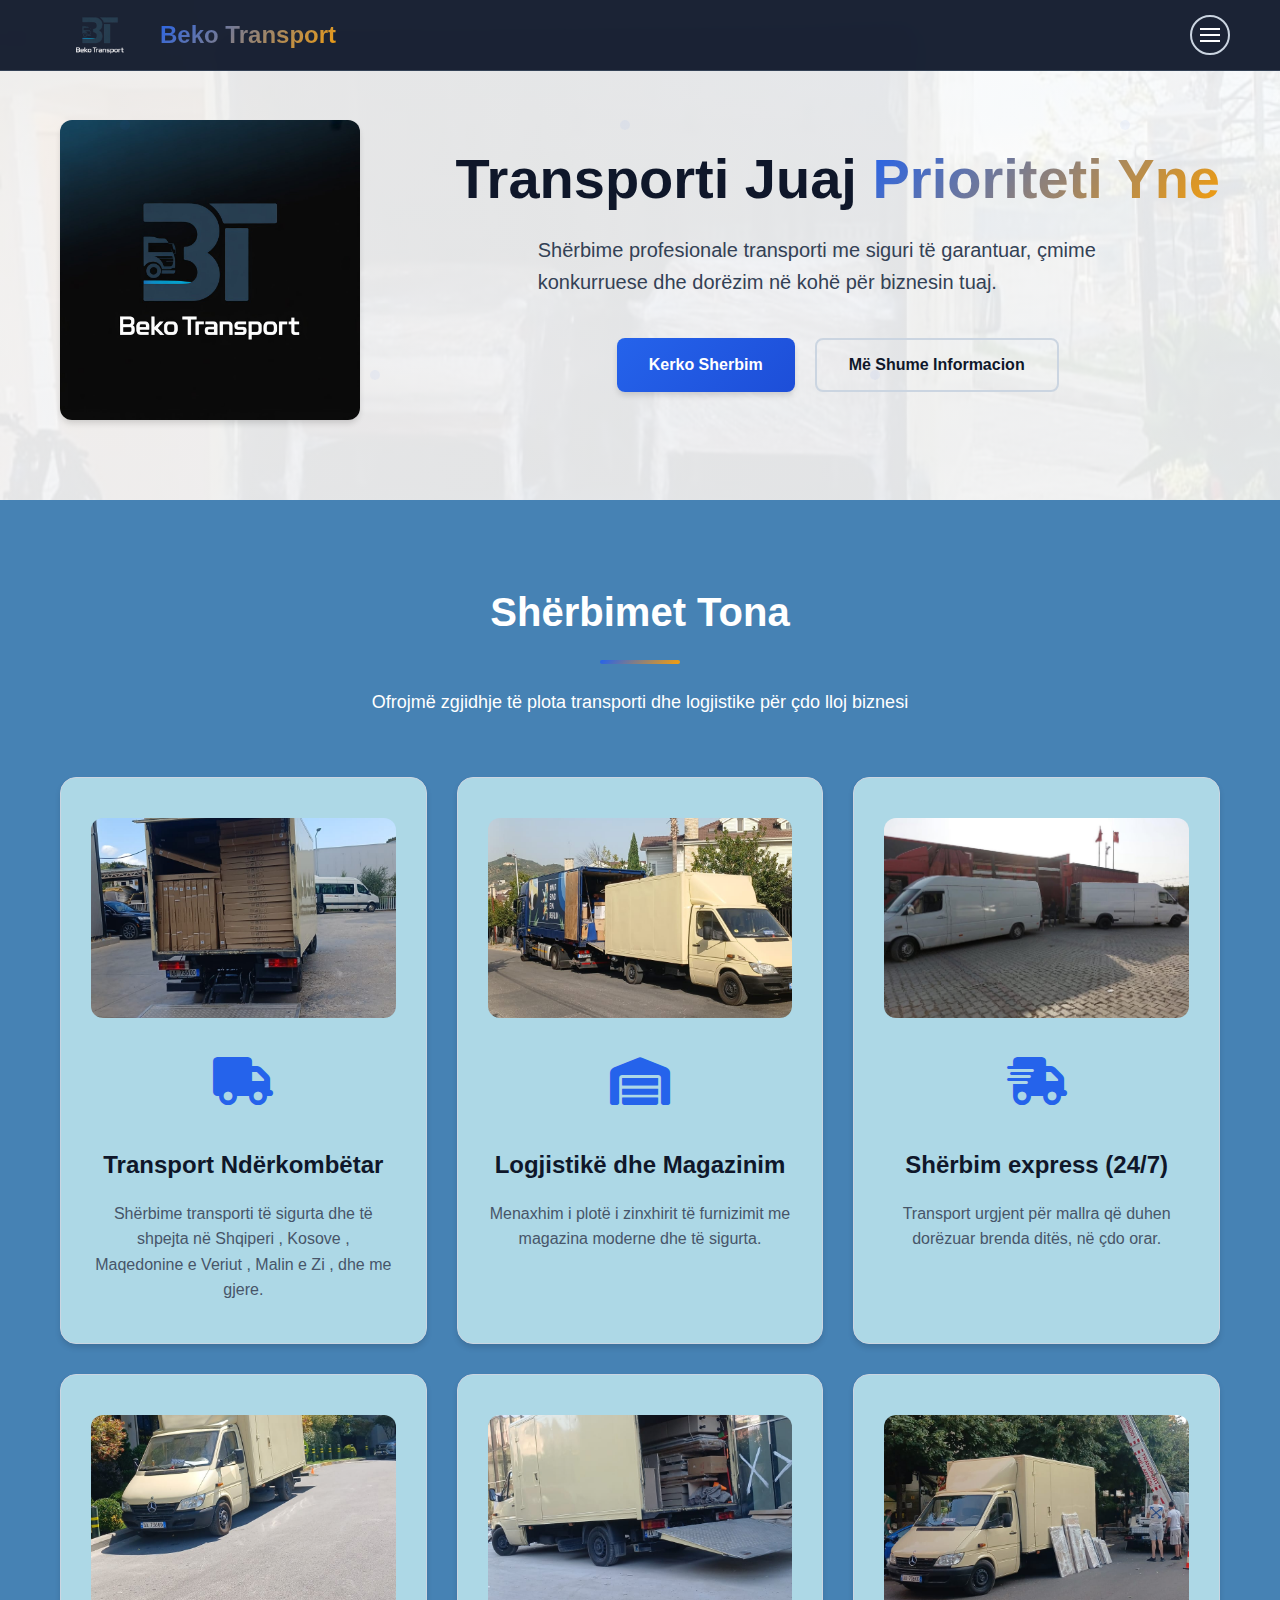
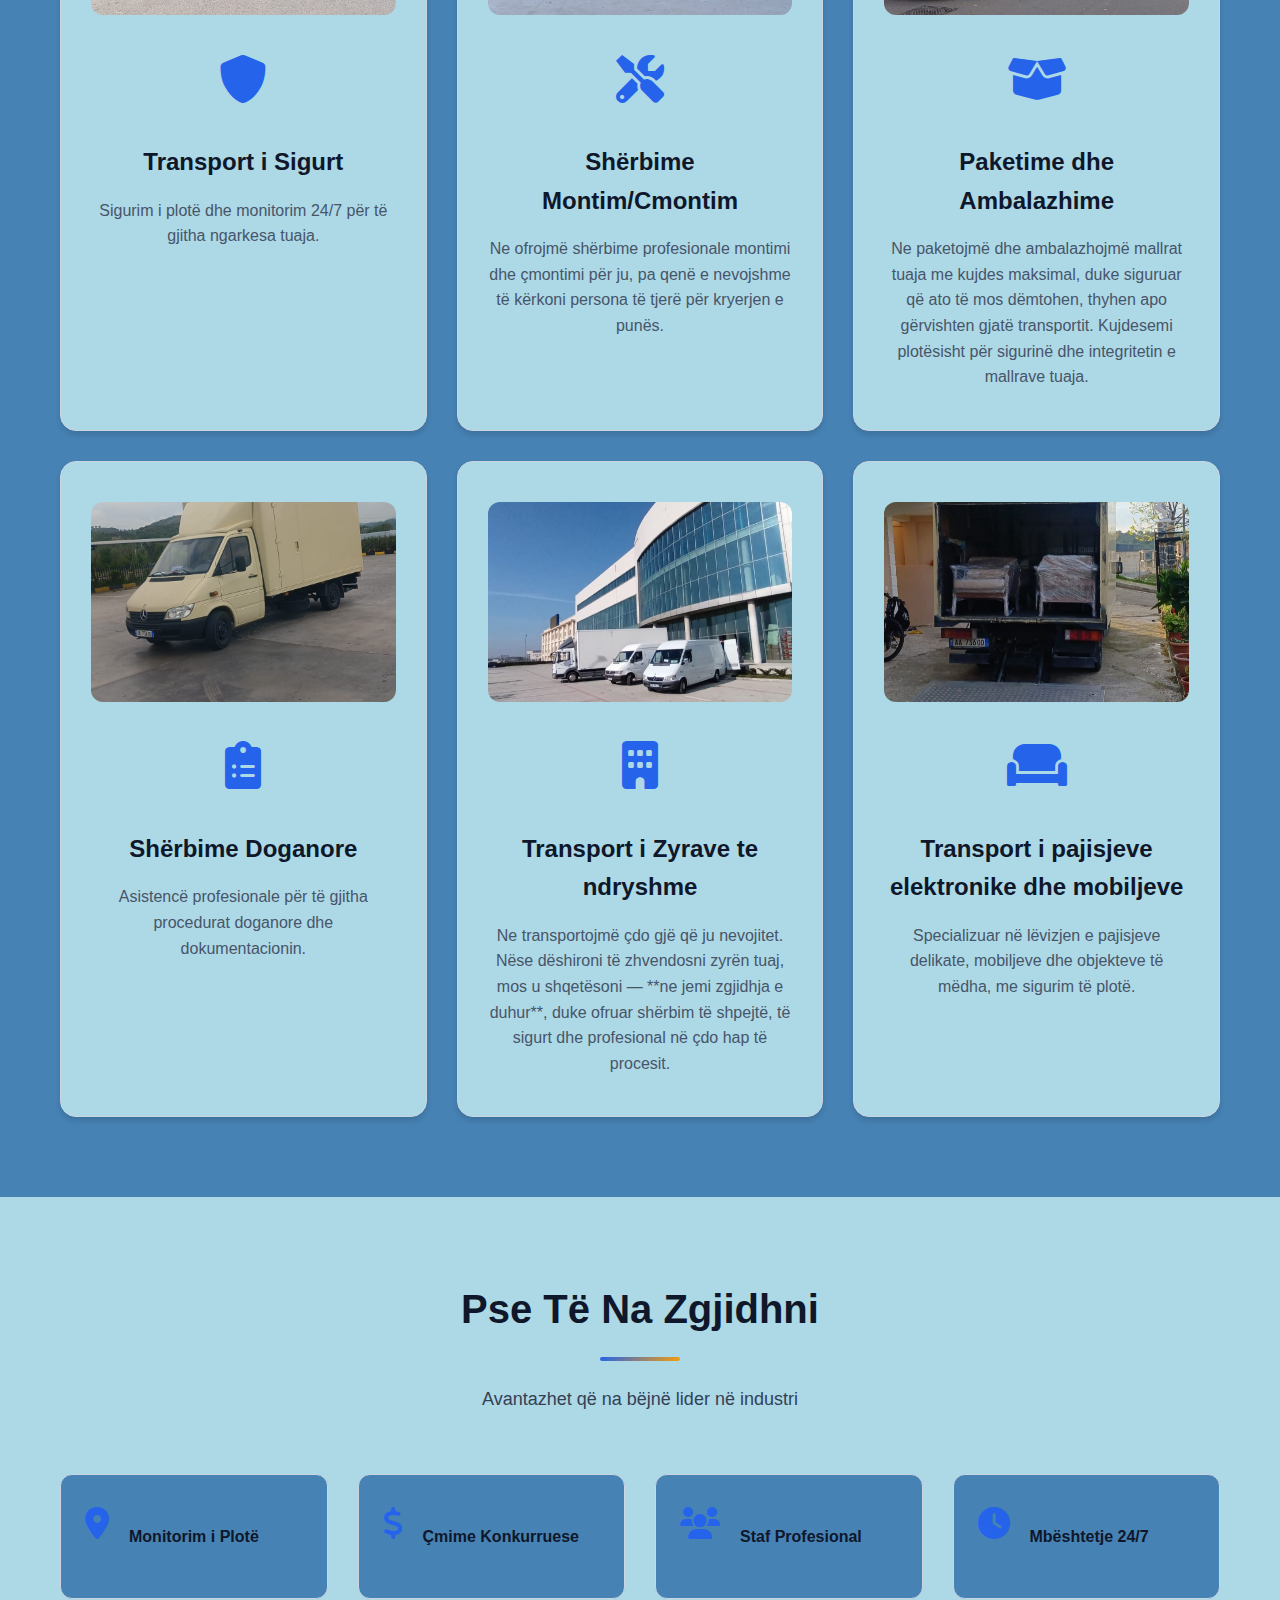
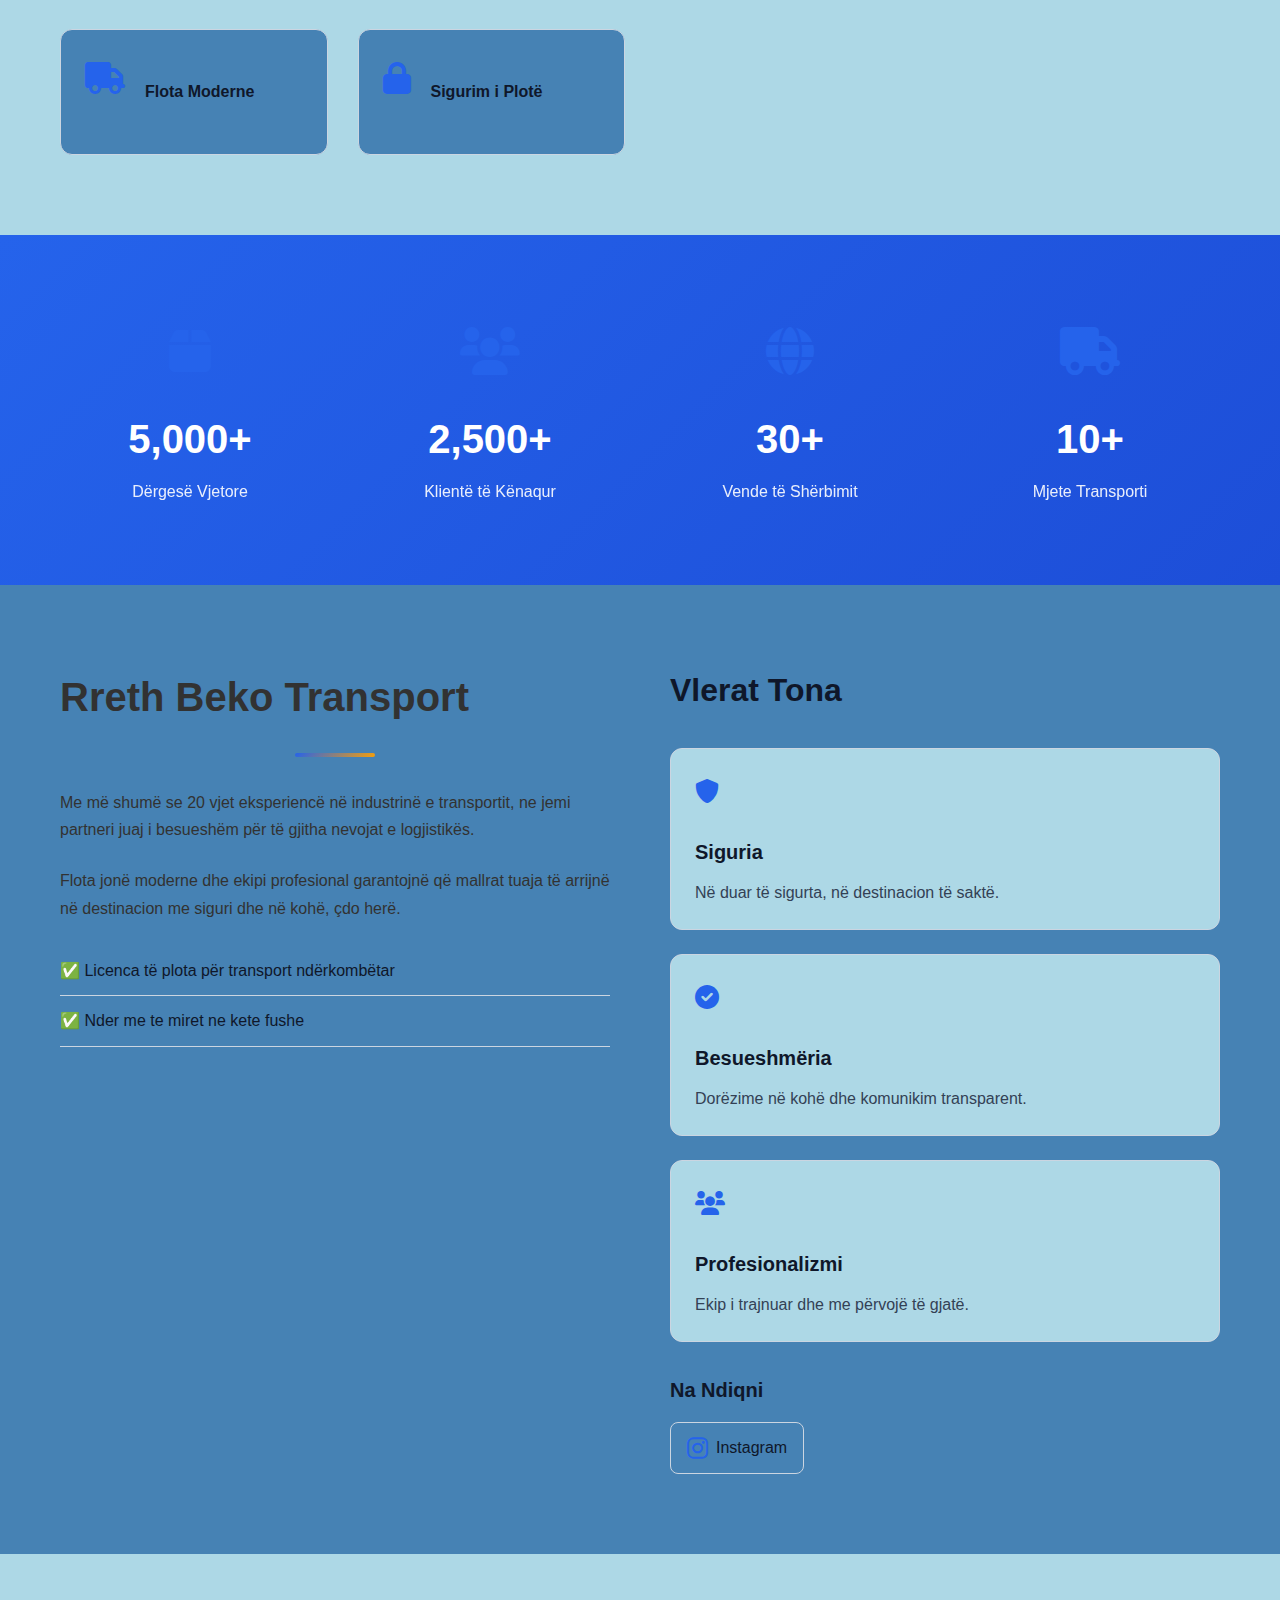
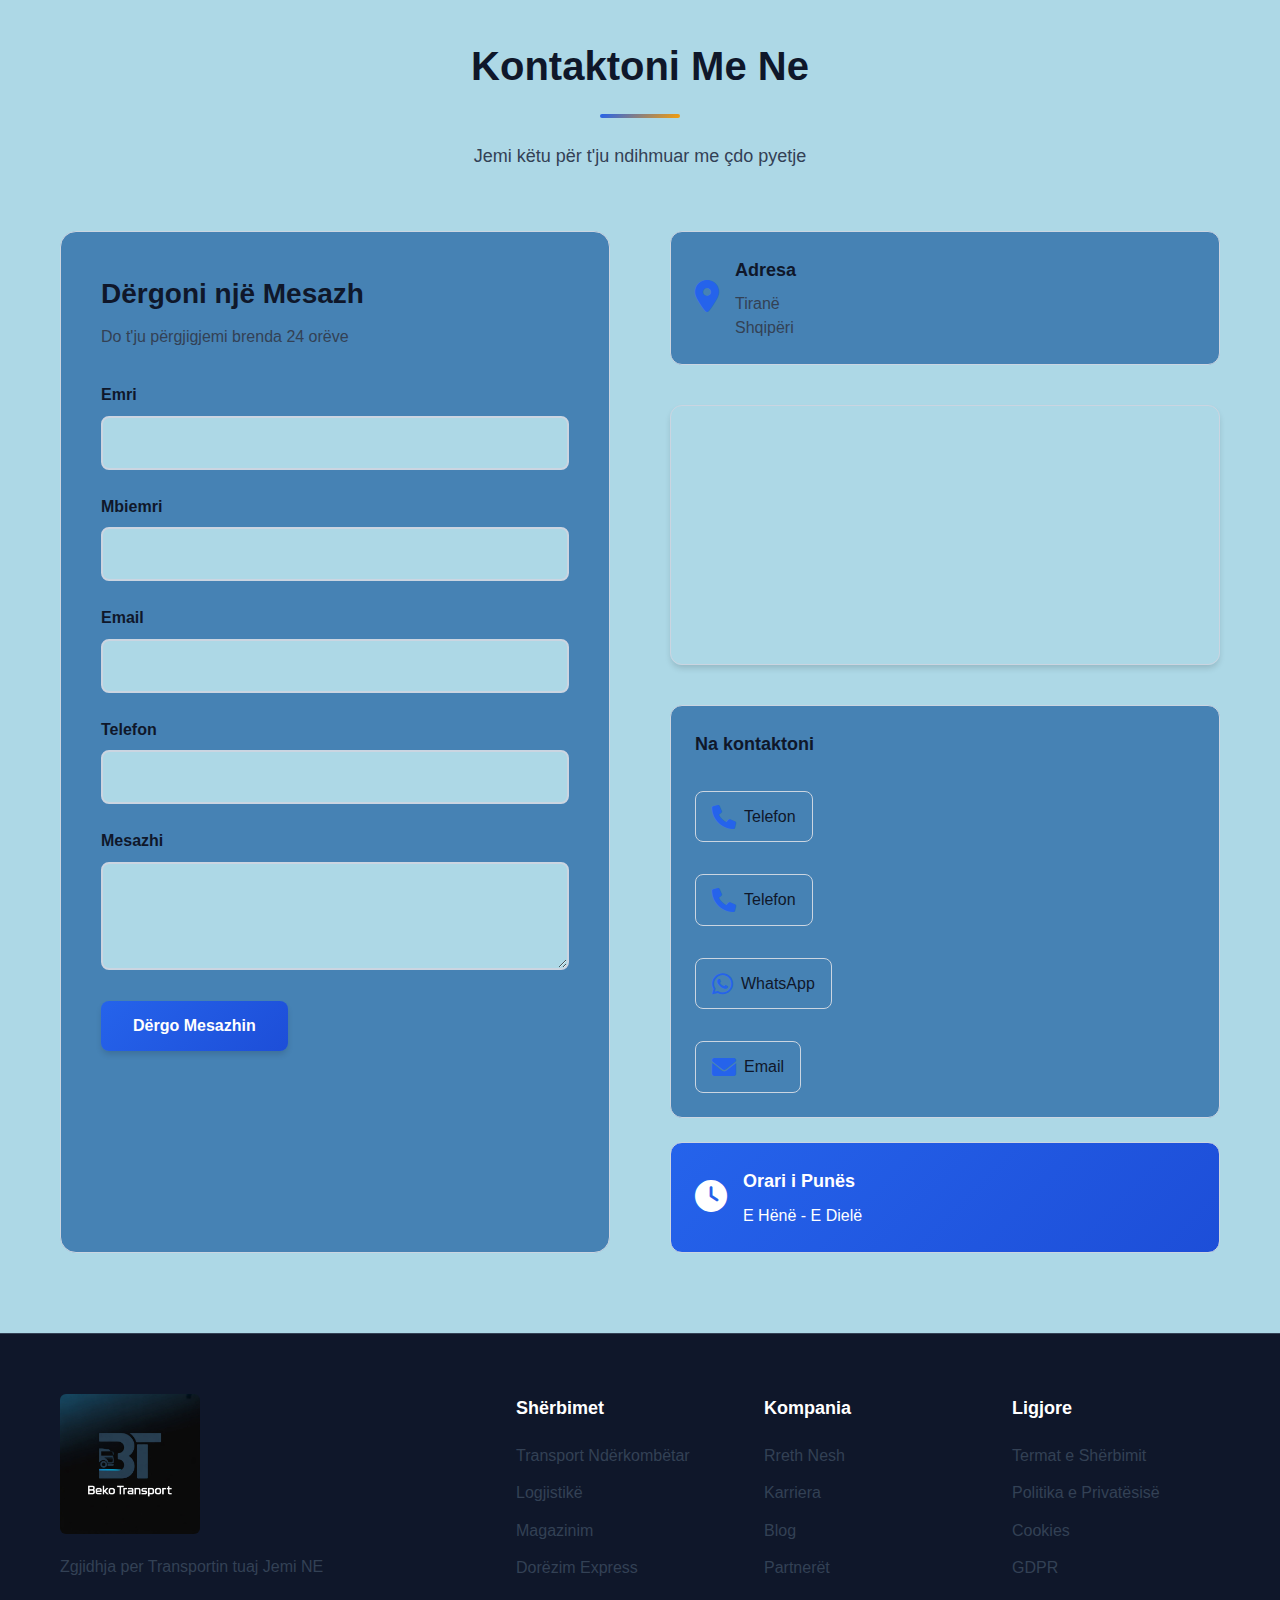
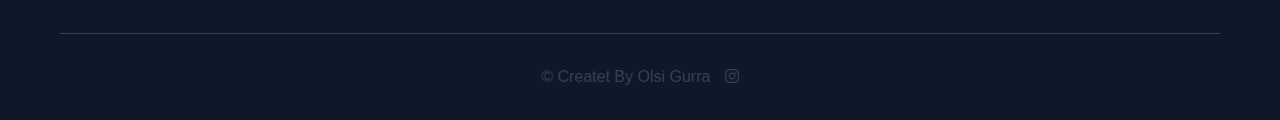
<file: index.html>
<!DOCTYPE html>
<html lang="sq">
<head>
    <meta charset="UTF-8">
    <meta name="viewport" content="width=device-width, initial-scale=1.0">
    
    <!-- SEO Meta Tags -->
    <title>Beko Transport - Transport Mallrash Shqipëri | Shërbime Transporti Ndërkombëtar 24/7</title>
    <meta name="description" content="Beko Transport - Lider në transport mallrash në Shqipëri. Shërbime transporti ndërkombëtar, logjistikë, magazinim dhe dorëzim express 24/7. Transport profesional me çmime konkurruese. Kontaktoni +355684343004">
    <meta name="keywords" content="transport, transport mallrash, transport shqiperi, beko transport, transport nderkombetar, transport kosove, transport greqi, transport maqedoni, transport malin e zi, logjistike, magazinim, doremim express, transport 24/7, sherbim transporti, kompani transporti, transport profesional, transport mall, transport shpejt, transport i sigurte">
    <meta name="author" content="Beko Transport">
    <meta name="robots" content="index, follow">
    <meta name="language" content="Albanian">
    <meta name="revisit-after" content="7 days">
    <meta name="google-site-verification" content="qWrF8DIyQA8pLKXzwroU3wLFbs_mg_a5cXRj-CDPctE" />

    
    <!-- Open Graph / Facebook -->
    <meta property="og:type" content="website">
    <meta property="og:url" content="https://bekotransport.com/">
    <meta property="og:title" content="Beko Transport - Shërbime Profesionale Transporti në Shqipëri">
    <meta property="og:description" content="Shërbime profesionale transporti mallrash në Shqipëri, Kosovë, Maqedoni, Greqi dhe Mal të Zi. Transport ndërkombëtar me siguri të garantuar dhe çmime konkurruese.">
    <meta property="og:image" content="logo.jpeg">
    <meta property="og:locale" content="sq_AL">
    
    <!-- Twitter -->
    <meta property="twitter:card" content="summary_large_image">
    <meta property="twitter:url" content="https://bekotransport.com/">
    <meta property="twitter:title" content="Beko Transport - Shërbime Profesionale Transporti">
    <meta property="twitter:description" content="Shërbime profesionale transporti mallrash në Shqipëri dhe rajon. Transport ndërkombëtar, logjistikë dhe magazinim.">
    <meta property="twitter:image" content="logo.jpeg">
    
    <!-- Canonical URL -->
    <link rel="canonical" href="https://bekotransport.com/">
    
    <!-- Favicon -->
    <link rel="icon" href="logo.jpeg" type="image/jpeg">
    <link rel="apple-touch-icon" href="logo.jpeg">
    
    <!-- Stylesheets -->
    <link rel="stylesheet" href="styles.css">
    <link rel="stylesheet" href="https://cdnjs.cloudflare.com/ajax/libs/font-awesome/6.0.0/css/all.min.css">
    
    <!-- Structured Data / Schema.org -->
    <script type="application/ld+json">
    {
      "@context": "https://schema.org",
      "@type": "TransportationCompany",
      "name": "Beko Transport",
      "description": "Shërbime profesionale transporti mallrash në Shqipëri, Kosovë, Maqedoni, Greqi dhe Mal të Zi. Transport ndërkombëtar, logjistikë, magazinim dhe dorëzim 24/7.",
      "url": "https://bekotransport.com",
      "logo": "https://bekotransport.com/logo.jpeg",
      "image": "https://bekotransport.com/logo.jpeg",
      "telephone": ["+355684343004", "+355684028444"],
      "email": "baloshibekim7@gmail.com",
      "address": {
        "@type": "PostalAddress",
        "streetAddress": "Mjull-Bathore",
        "addressLocality": "Tiranë",
        "addressRegion": "Tiranë",
        "postalCode": "1001",
        "addressCountry": "AL"
      },
      "geo": {
        "@type": "GeoCoordinates",
        "latitude": "41.3275",
        "longitude": "19.8187"
      },
      "openingHoursSpecification": [
        {
          "@type": "OpeningHoursSpecification",
          "dayOfWeek": ["Monday", "Tuesday", "Wednesday", "Thursday", "Friday", "Saturday", "Sunday"],
          "opens": "00:00",
          "closes": "23:59"
        }
      ],
      "sameAs": [
        "https://www.instagram.com/transport_mallrash_beko",
        "https://wa.me/355684343004"
      ],
      "priceRange": "$$",
      "areaServed": [
        {
          "@type": "Country",
          "name": "Albania"
        },
        {
          "@type": "Country",
          "name": "Kosovo"
        },
        {
          "@type": "Country",
          "name": "North Macedonia"
        },
        {
          "@type": "Country",
          "name": "Greece"
        },
        {
          "@type": "Country",
          "name": "Montenegro"
        }
      ],
      "serviceType": ["Transport Ndërkombëtar", "Logjistikë", "Magazinim", "Dorëzim Express", "Shërbime Doganore"],
      "hasOfferCatalog": {
        "@type": "OfferCatalog",
        "name": "Shërbimet e Transportit",
        "itemListElement": [
          {
            "@type": "Offer",
            "itemOffered": {
              "@type": "Service",
              "name": "Transport Ndërkombëtar",
              "description": "Shërbime transporti të sigurta dhe të shpejta në Shqipëri, Kosovë, Maqedoni, Greqi dhe Mal të Zi"
            }
          },
          {
            "@type": "Offer",
            "itemOffered": {
              "@type": "Service",
              "name": "Logjistikë dhe Magazinim",
              "description": "Menaxhim i plotë i zinxhirit të furnizimit me magazina moderne dhe të sigurta"
            }
          },
          {
            "@type": "Offer",
            "itemOffered": {
              "@type": "Service",
              "name": "Shërbim Express 24/7",
              "description": "Transport urgjent për mallra që duhen dorëzuar brenda ditës, në çdo orar"
            }
          }
        ]
      },
      "aggregateRating": {
        "@type": "AggregateRating",
        "ratingValue": "4.8",
        "reviewCount": "2500"
      },
      "foundingDate": "2004",
      "numberOfEmployees": "50"
    }
    </script>
</head>
<body>
    <!-- Navigation -->
    <nav class="navbar">
        <div class="nav-container">
            <div class="nav-logo">
                <img src="logo.png" alt="Beko Transport Logo" class="logo-image">
                <span class="logo-text">Beko Transport</span>
            </div>
            <button class="mobile-menu-toggle">
                <span></span>
                <span></span>
                <span></span>
            </button>
            <div class="nav-menu">
                <button class="theme-toggle" id="themeToggle">
                </button>
                <a href="#home" class="nav-link">Kryefaqja</a>
                <a href="#services" class="nav-link">Shërbimet</a>
                <a href="#about" class="nav-link">Rreth Nesh</a>
                <a href="#contact" class="nav-link">Kontakt</a>
            </div>
        </div>
    </nav>

    <!-- Hero Section -->
    <section id="home" class="hero">
        <div class="hero-container">
            <img src="logo.jpeg" alt="Beko Transport Logo" class="hero-logo">
            <div class="hero-content">
                <h1 class="hero-title">Transporti Juaj <span class="highlight">Prioriteti Yne</span></h1>
                <p class="hero-subtitle">Shërbime profesionale transporti me siguri të garantuar, çmime konkurruese dhe dorëzim në kohë për biznesin tuaj.</p>
                <div class="hero-buttons">
                    <button class="btn-primary">Kerko Sherbim </button>
                    <button class="btn-secondary">Më Shume Informacion</button>
                </div>
            </div>
        </div>
    </section>

    <!-- Services Section -->
    <section id="services" class="services">
        <div class="container">
            <div class="section-header">
                <h2>Shërbimet Tona</h2>
                <div class="section-divider"></div>
                <p>Ofrojmë zgjidhje të plota transporti dhe logjistike për çdo lloj biznesi</p>
            </div>
            <div class="services-grid">
                <div class="service-card">
                    <img src="foto2.jpg" alt="Transport Ndërkombëtar" class="service-image">
                    <div class="service-icon"><i class="fas fa-truck"></i></div>
                    <h3>Transport Ndërkombëtar</h3>
                    <p>Shërbime transporti të sigurta dhe të shpejta në Shqiperi , Kosove , Maqedonine e Veriut  , Malin e Zi , dhe me gjere.</p>
                </div>
                <div class="service-card">
                    <img src="foto3.jpg" alt="Logjistikë dhe Magazinim" class="service-image">
                    <div class="service-icon"><i class="fas fa-warehouse"></i></div>
                    <h3>Logjistikë dhe Magazinim</h3>
                    <p>Menaxhim i plotë i zinxhirit të furnizimit me magazina moderne dhe të sigurta.</p>
                </div>
                <div class="service-card">
                    <img src="foto12.jpg" alt="Dorëzim Shpejt" class="service-image">
                    <div class="service-icon"><i class="fas fa-shipping-fast"></i></div>
                    <h3>Shërbim express (24/7)</h3>
                    <p>Transport urgjent për mallra që duhen dorëzuar brenda ditës, në çdo orar.</p>
                </div>
                <div class="service-card">
                    <img src="foto5.jpg" alt="Transport i Sigurt" class="service-image">
                    <div class="service-icon"><i class="fas fa-shield-alt"></i></div>
                    <h3>Transport i Sigurt</h3>
                    <p>Sigurim i plotë dhe monitorim 24/7 për të gjitha ngarkesa tuaja.</p>
                </div>
                <div class="service-card">
                    <img src="foto6.jpg" alt="Shërbime Kargo" class="service-image">
                    <div class="service-icon"><i class="fas fa-tools"></i></div>
                    <h3>Shërbime Montim/Cmontim</h3>
                    <p>Ne ofrojmë shërbime profesionale montimi dhe çmontimi për ju, pa qenë e nevojshme të kërkoni persona të tjerë për kryerjen e punës.</p>
                </div>
                <div class="service-card">
                    <img src="foto8.jpg" alt="Transport Hekurudhor" class="service-image">
                    <div class="service-icon"><i class="fas fa-box-open"></i></div>
                    <h3>Paketime dhe Ambalazhime</h3>
                    <p>Ne paketojmë dhe ambalazhojmë mallrat tuaja me kujdes maksimal, duke siguruar që ato të mos dëmtohen, thyhen apo gërvishten gjatë transportit. Kujdesemi plotësisht për sigurinë dhe integritetin e mallrave tuaja.</p>
                </div>
                <div class="service-card">
                    <img src="foto9.jpg" alt="Shërbime Doganore" class="service-image">
                    <div class="service-icon"><i class="fas fa-clipboard-list"></i></div>
                    <h3>Shërbime Doganore</h3>
                    <p>Asistencë profesionale për të gjitha procedurat doganore dhe dokumentacionin.</p>
                </div>
                <div class="service-card">
                    <img src="foto10.jpg" alt="Shërbime Paketimi" class="service-image">
                    <div class="service-icon"><i class="fas fa-building"></i></div>
                    <h3>Transport i Zyrave te ndryshme</h3>
                    <p>Ne transportojmë çdo gjë që ju nevojitet. Nëse dëshironi të zhvendosni zyrën tuaj, mos u shqetësoni — **ne jemi zgjidhja e duhur**, duke ofruar shërbim të shpejtë, të sigurt dhe profesional në çdo hap të procesit.</p>
                </div>
                <div class="service-card">
                    <img src="foto1.jpg" alt="Konsultim Logjistik" class="service-image">
                    <div class="service-icon"><i class="fas fa-couch"></i></div>
                    <h3>Transport i pajisjeve elektronike dhe mobiljeve</h3>
                    <p>Specializuar në lëvizjen e pajisjeve delikate, mobiljeve dhe objekteve të mëdha, me sigurim të plotë.</p>
                </div>
            </div>
        </div>
    </section>

    <!-- Features Section -->
    <section class="features">
        <div class="container">
            <div class="section-header">
                <h2>Pse Të Na Zgjidhni</h2>
                <div class="section-divider"></div>
                <p>Avantazhet që na bëjnë lider në industri</p>
            </div>
            <div class="features-grid">
                <div class="feature-item">
                    <div class="feature-icon"><i class="fas fa-map-marker-alt"></i></div>
                    <span>Monitorim i Plotë</span>
                </div>
                <div class="feature-item">
                    <div class="feature-icon"><i class="fas fa-dollar-sign"></i></div>
                    <span>Çmime Konkurruese</span>
                </div>
                <div class="feature-item">
                    <div class="feature-icon"><i class="fas fa-users"></i></div>
                    <span>Staf Profesional</span>
                </div>
                <div class="feature-item">
                    <div class="feature-icon"><i class="fas fa-clock"></i></div>
                    <span>Mbështetje 24/7</span>
                </div>
                <div class="feature-item">
                    <div class="feature-icon"><i class="fas fa-truck"></i></div>
                    <span>Flota Moderne</span>
                </div>
                <div class="feature-item">
                    <div class="feature-icon"><i class="fas fa-lock"></i></div>
                    <span>Sigurim i Plotë</span>
                </div>
            </div>
        </div>
    </section>

    <!-- Statistics Section -->
    <section class="stats">
        <div class="stats-container">
            <div class="stat-item">
                <div class="stat-icon"><i class="fas fa-box"></i></div>
                <div class="stat-number">5,000+</div>
                <div class="stat-label">Dërgesë Vjetore</div>
            </div>
            <div class="stat-item">
                <div class="stat-icon"><i class="fas fa-users"></i></div>
                <div class="stat-number">2,500+</div>
                <div class="stat-label">Klientë të Kënaqur</div>
            </div>
            <div class="stat-item">
                <div class="stat-icon"><i class="fas fa-globe"></i></div>
                <div class="stat-number">30+</div>
                <div class="stat-label">Vende të Shërbimit</div>
            </div>
            <div class="stat-item">
                <div class="stat-icon"><i class="fas fa-truck"></i></div>
                <div class="stat-number">10+</div>
                <div class="stat-label">Mjete Transporti</div>
            </div>
        </div>
    </section>

    <!-- About Section -->
    <section id="about" class="about">
        <div class="container">
            <div class="about-content">
                <div class="about-text">
                    <h2>Rreth Beko Transport</h2>
                    <div class="section-divider"></div>
                    <p>Me më shumë se 20 vjet eksperiencë në industrinë e transportit, ne jemi partneri juaj i besueshëm për të gjitha nevojat e logjistikës.</p>
                    <p>Flota jonë moderne dhe ekipi profesional garantojnë që mallrat tuaja të arrijnë në destinacion me siguri dhe në kohë, çdo herë.</p>
                    <ul class="about-list">
                        <li>✅ Licenca të plota për transport ndërkombëtar</li>
                        <li>✅ Nder me te miret ne kete fushe</li>
                    </ul>
                </div>
                <div class="about-values">
                    <h3>Vlerat Tona</h3>
                    <div class="value-item">
                        <div class="value-icon"><i class="fas fa-shield-alt"></i></div>
                        <h4>Siguria</h4>
                        <p>Në duar të sigurta, në destinacion të saktë.</p>
                    </div>
                    <div class="value-item">
                        <div class="value-icon"><i class="fas fa-check-circle"></i></div>
                        <h4>Besueshmëria</h4>
                        <p>Dorëzime në kohë dhe komunikim transparent.</p>
                    </div>
                    <div class="value-item">
                        <div class="value-icon"><i class="fas fa-users"></i></div>
                        <h4>Profesionalizmi</h4>
                        <p>Ekip i trajnuar dhe me përvojë të gjatë.</p>
                    </div>
                    <div class="social-links">
                        <h4>Na Ndiqni</h4>
                        <div class="social-icons">
                            <a href="https://www.instagram.com/transport_mallrash_beko" target="_blank" class="social-link instagram">
                                <i class="fab fa-instagram social-icon"></i>
                                <span>Instagram</span>
                            </a>
                        </div>
                    </div>
                </div>
            </div>
        </div>
    </section>

    <section id="contact" class="contact">
        <div class="container">
            <div class="section-header">
                <h2>Kontaktoni Me Ne</h2>
                <div class="section-divider"></div>
                <p>Jemi këtu për t'ju ndihmuar me çdo pyetje</p>
            </div>
            <div class="contact-content">
                <div class="contact-form">
                    <h3>Dërgoni një Mesazh</h3>
                    <p>Do t'ju përgjigjemi brenda 24 orëve</p>
                    <form id="contactForm">
                        <div class="form-group">
                            <label for="name">Emri</label>
                            <input type="text" id="name" name="name" required>
                        </div>
                        <div class="form-group">
                            <label for="surname">Mbiemri</label>
                            <input type="text" id="surname" name="surname" required>
                        </div>
                        <div class="form-group">
                            <label for="email">Email</label>
                            <input type="email" id="email" name="email" required>
                        </div>
                        <div class="form-group">
                            <label for="phone">Telefon</label>
                            <input type="tel" id="phone" name="phone" required>
                        </div>
                        <div class="form-group">
                            <label for="message">Mesazhi</label>
                            <textarea id="message" name="message" rows="4" required></textarea>
                        </div>
                        <button type="submit" class="btn-primary">Dërgo Mesazhin</button>
                    </form>
                </div>
                <div class="contact-info">
                    <div class="info-item">
                        <a href="https://www.google.com/maps/dir/?api=1&destination=Tiranë, Shqipëri" target="_blank" class="contact-link">
                            <div class="info-icon"><i class="fas fa-map-marker-alt"></i></div>
                        </a>
                        <div>
                            <h4>Adresa</h4>
                            <p>Tiranë<br>Shqipëri</p>
                        </div>
                    </div>
                    <div class="contact-map">
                        <iframe src="https://maps.google.com/maps?q=Tiranë, Shqipëri&z=12&output=embed" width="100%" height="250" frameborder="0" style="border:0; border-radius: 12px;" allowfullscreen="" loading="lazy" referrerpolicy="no-referrer-when-downgrade"></iframe>
                    </div>
                    <div class="info-item">
                        <div>
                            <h4>Na kontaktoni</h4>
                            <p> <div class="social-links">
                                <div class="social-icons">
                                    <a href="tel:+355 68 402 8444" class="social-link phone">
                                        <i class="fas fa-phone social-icon"></i>
                                        <span>Telefon</span>
                                    </a>
                                </div>
                            </div></p>
                            <p> <div class="social-links">
                                <div class="social-icons">
                                    <a href="tel:+355684343004" class="social-link phone">
                                        <i class="fas fa-phone social-icon"></i>
                                        <span>Telefon</span>
                                    </a>
                                </div>
                            </div></p>
                            <p><div class="social-links">
                                <div class="social-icons">
                                    <a href="https://wa.me/355684343004?text=Përshëndetje!%20Dua%20të%20marr%20më%20shumë%20informacion%20për%20shërbimet%20tuaja.
                                    " target="_blank" class="social-link whatsapp">
                                        <i class="fab fa-whatsapp social-icon"></i>
                                        <span>WhatsApp</span>
                                    </a>
                                </div>
                            </div></p>
                            <p><div class="social-links">
                                <div class="social-icons">
                                    <a href="mailto:baloshibekim7@gmail.com" class="social-link email">
                                        <i class="fas fa-envelope social-icon"></i>
                                        <span>Email</span>
                                    </a>
                                </div>
                            </div></p>
                        </div>
                    </div>

                    <div class="info-item working-hours">
                        <div class="info-icon"><i class="fas fa-clock"></i></div>
                        <div>
                            <h4>Orari i Punës</h4>
                            <p>E Hënë - E Dielë </p>
                    </div>
                </div>
            </div>
        </div>
    </section>

    <!-- Footer -->
    <footer class="footer">
        <div class="container">
            <div class="footer-content">
                <div class="footer-section">
                    <div class="footer-logo">
                        <img src="logo.jpeg" alt="Beko Transport Logo" class="logo-image">
                        <span class="logo-text"></span>
                    </div>
                    <p>Zgjidhja per Transportin tuaj Jemi NE</p>
                </div>
                <div class="footer-section">
                    <h4>Shërbimet</h4>
                    <ul>
                        <li><a href="#">Transport Ndërkombëtar</a></li>
                        <li><a href="#">Logjistikë</a></li>
                        <li><a href="#">Magazinim</a></li>
                        <li><a href="#">Dorëzim Express</a></li>
                    </ul>
                </div>
                <div class="footer-section">
                    <h4>Kompania</h4>
                    <ul>
                        <li><a href="#">Rreth Nesh</a></li>
                        <li><a href="#">Karriera</a></li>
                        <li><a href="#">Blog</a></li>
                        <li><a href="#">Partnerët</a></li>
                    </ul>
                </div>
                <div class="footer-section">
                    <h4>Ligjore</h4>
                    <ul>
                        <li><a href="#">Termat e Shërbimit</a></li>
                        <li><a href="#">Politika e Privatësisë</a></li>
                        <li><a href="#">Cookies</a></li>
                        <li><a href="#">GDPR</a></li>
                    </ul>
                </div>
            </div>
            <div class="footer-bottom">
                <p>&copy; Createt By Olsi Gurra <a href="https://www.instagram.com/olsi.gurra" target="_blank" class="instagram-link"><i class="fab fa-instagram"></i></a></p>
            </div>
        </div>
    </footer>

    <!-- Floating Contact Button -->
    <button id="floatingContactBtn" class="floating-contact-btn">
        <i class="fas fa-comments"></i>
    </button>

    <script src="script.js"></script>
</body>
</html>
</file>
<file: styles.css>
/* Reset and Base Styles */
* {
    margin: 0;
    padding: 0;
    box-sizing: border-box;
}

:root {
    --primary-color: #2563eb;
    --primary-dark: #1d4ed8;
    --secondary-color: #334155;
    --accent-color: #f59e0b;
    --text-light: #ffffff;
    --text-dark: #0f172a;
    --bg-light: #add8e6;
    --bg-dark: #0f172a;
    --bg-secondary: #4682b4;
    --bg-secondary-dark: #1e293b;
    --border-color: #cbd5e1;
    --border-dark: #334155;
    --shadow: 0 4px 6px -1px rgba(0, 0, 0, 0.15);
    --shadow-dark: 0 4px 6px -1px rgba(0, 0, 0, 0.3);
    --transition: all 0.3s ease;
}

[data-theme="dark"] {
    --primary-color: #3b82f6;
    --primary-dark: #2563eb;
    --secondary-color: #94a3b8;
    --accent-color: #fbbf24;
    --text-light: #f8fafc;
    --text-dark: #e2e8f0;
    --bg-light: #0f172a;
    --bg-dark: #020617;
    --bg-secondary: #1e293b;
    --bg-secondary-dark: #0f172a;
    --border-color: #334155;
    --border-dark: #475569;
    --shadow: 0 4px 6px -1px rgba(0, 0, 0, 0.3);
    --shadow-dark: 0 4px 6px -1px rgba(0, 0, 0, 0.5);
}

body {
    font-family: 'Inter', -apple-system, BlinkMacSystemFont, 'Segoe UI', Roboto, sans-serif;
    line-height: 1.6;
    color: var(--text-dark);
    background-color: var(--bg-light);
    transition: var(--transition);
}

.container {
    max-width: 1200px;
    margin: 0 auto;
    padding: 0 20px;
}

/* Navigation */
.navbar {
    position: fixed;
    top: 0;
    width: 100%;
    background: rgba(15, 23, 42, 0.95);
    backdrop-filter: blur(10px);
    border-bottom: 1px solid var(--border-dark);
    z-index: 1000;
    transition: var(--transition);
}

[data-theme="dark"] .navbar {
    background: rgba(15, 23, 42, 0.95);
    border-bottom-color: var(--border-dark);
}

.nav-container {
    max-width: 1200px;
    margin: 0 auto;
    padding: 0 20px;
    display: flex;
    justify-content: space-between;
    align-items: center;
    height: 70px;
    position: relative;
}

.nav-logo {
    display: flex;
    align-items: center;
    gap: 20px;
}

.logo-image {
    width: 80px;
    height: 80px;
    object-fit: contain;
    border-radius: 6px;
}

.logo-icon {
    font-size: 2rem;
    background: linear-gradient(135deg, var(--primary-color), var(--accent-color));
    -webkit-background-clip: text;
    -webkit-text-fill-color: transparent;
    background-clip: text;
}

.logo-text {
    font-size: 1.5rem;
    font-weight: 700;
    background: linear-gradient(135deg, var(--primary-color), var(--accent-color));
    -webkit-background-clip: text;
    -webkit-text-fill-color: transparent;
    background-clip: text;
}

.logo-b {
    font-size: 2.5rem;
    font-weight: bold;
    color: white;
    background: linear-gradient(135deg, var(--primary-color), var(--accent-color));
    -webkit-background-clip: text;
    -webkit-text-fill-color: transparent;
    background-clip: text;
    display: inline-block;
    margin-right: 10px;
}

.nav-menu {
    display: flex;
    align-items: center;
    gap: 30px;
}

.nav-link {
    color: var(--text-light);
    text-decoration: none;
    font-weight: 500;
    transition: var(--transition);
    position: relative;
}

.nav-link:hover {
    color: var(--primary-color);
}

.nav-link::after {
    content: '';
    position: absolute;
    bottom: -5px;
    left: 0;
    width: 0;
    height: 2px;
    background: var(--primary-color);
    transition: var(--transition);
}

.nav-link:hover::after {
    width: 100%;
}

.theme-toggle {
    background: none;
    border: none;
    border-radius: 50%;
    width: 40px;
    height: 40px;
    cursor: pointer;
    display: flex;
    align-items: center;
    justify-content: center;
    transition: var(--transition);
    margin-left: 20px;
}

.theme-toggle:hover {
    transform: scale(1.05);
}

.sun-icon, .moon-icon {
    font-size: 1.2rem;
    color: var(--text-light);
}

[data-theme="dark"] .moon-icon {
    display: none;
}

[data-theme="light"] .sun-icon {
    display: none;
}

.cta-button {
    background: linear-gradient(135deg, var(--primary-color), var(--primary-dark));
    color: white;
    border: none;
    padding: 12px 24px;
    border-radius: 8px;
    font-weight: 600;
    cursor: pointer;
    transition: var(--transition);
    margin-left: 20px;
}

.cta-button:hover {
    transform: translateY(-2px);
    box-shadow: var(--shadow);
}

/* Mobile Navigation */
.mobile-menu-toggle {
    display: flex;
    background: none;
    border: 2px solid var(--border-color);
    border-radius: 50%;
    width: 40px;
    height: 40px;
    cursor: pointer;
    flex-direction: column;
    justify-content: center;
    align-items: center;
    gap: 4px;
    margin-left: 20px;
    transition: var(--transition);
    position: absolute;
    right: 10px;
}

.nav-menu {
    display: none;
}

.nav-menu.mobile-menu {
    display: flex;
}

.mobile-menu-toggle:hover {
    border-color: var(--primary-color);
}

.mobile-menu-toggle span {
    width: 20px;
    height: 2px;
    background: var(--text-light);
    transition: var(--transition);
    transform-origin: center;
}

.mobile-menu-toggle.active span:nth-child(1) {
    transform: rotate(45deg) translate(5px, 5px);
}

.mobile-menu-toggle.active span:nth-child(2) {
    opacity: 0;
}

.mobile-menu-toggle.active span:nth-child(3) {
    transform: rotate(-45deg) translate(7px, -6px);
}

.nav-menu.mobile-menu {
    position: absolute;
    top: 100%;
    left: 0;
    right: 0;
    background: rgba(15, 23, 42, 0.95);
    backdrop-filter: blur(10px);
    border-bottom: 1px solid var(--border-dark);
    display: flex;
    flex-direction: column;
    gap: 0;
    padding: 20px 0;
    transform: translateY(-100%);
    opacity: 0;
    visibility: hidden;
    transition: var(--transition);
}

[data-theme="dark"] .nav-menu.mobile-menu {
    background: rgba(15, 23, 42, 0.95);
    border-bottom-color: var(--border-dark);
}

.nav-menu.mobile-menu.active {
    transform: translateY(0);
    opacity: 1;
    visibility: visible;
}

.nav-menu.mobile-menu .nav-link {
    padding: 15px 30px;
    border-bottom: 1px solid rgba(0, 0, 0, 0.1);
    width: 100%;
    text-align: center;
}

.nav-menu.mobile-menu .nav-link:last-child {
    border-bottom: none;
}

.nav-menu.mobile-menu .theme-toggle,
.nav-menu.mobile-menu .cta-button {
    margin: 15px 30px;
    width: calc(100% - 60px);
    justify-content: center;
}

.nav-menu.mobile-menu .theme-toggle {
    border-radius: 50%;
}

.nav-menu.mobile-menu .theme-toggle:hover {
    transform: scale(1.05);
}

/* Hero Section */
.hero {
    padding: 120px 0 80px;
    background: linear-gradient(135deg, rgba(255, 255, 255, 0.9) 0%, rgba(248, 250, 252, 0.9) 100%), url('foto1.jpg');
    background-size: cover;
    background-position: center;
    background-attachment: fixed;
    position: relative;
    overflow: hidden;
}

[data-theme="dark"] .hero {
    background: linear-gradient(135deg, var(--bg-dark) 0%, var(--bg-secondary-dark) 100%);
}

.hero::before {
    content: '';
    position: absolute;
    top: 0;
    left: 0;
    right: 0;
    bottom: 0;
    background: url('data:image/svg+xml,<svg xmlns="http://www.w3.org/2000/svg" viewBox="0 0 100 100"><defs><pattern id="grain" width="100" height="100" patternUnits="userSpaceOnUse"><circle cx="25" cy="25" r="1" fill="rgba(37,99,235,0.05)"/><circle cx="75" cy="75" r="1" fill="rgba(37,99,235,0.05)"/><circle cx="50" cy="10" r="0.5" fill="rgba(37,99,235,0.03)"/></pattern></defs><rect width="100" height="100" fill="url(%23grain)"/></svg>');
    pointer-events: none;
}

.hero-container {
    max-width: 1200px;
    margin: 0 auto;
    padding: 0 20px;
    display: flex;
    align-items: center;
    justify-content: space-between;
    gap: 40px;
}

.hero-logo {
    width: 300px;
    height: auto;
    flex-shrink: 0;
    border-radius: 12px;
    box-shadow: var(--shadow);
}

.hero-content {
    text-align: left;
    max-width: 800px;
}



.hero-title {
    font-size: 3.5rem;
    font-weight: 800;
    margin-bottom: 24px;
    line-height: 1.1;
}

.hero-title .highlight {
    background: linear-gradient(135deg, var(--primary-color), var(--accent-color));
    -webkit-background-clip: text;
    -webkit-text-fill-color: transparent;
    background-clip: text;
}

.hero-subtitle {
    font-size: 1.25rem;
    color: var(--secondary-color);
    margin-bottom: 40px;
    max-width: 600px;
    margin-left: auto;
    margin-right: auto;
}

.hero-buttons {
    display: flex;
    gap: 20px;
    justify-content: center;
    flex-wrap: wrap;
}

.btn-primary, .btn-secondary {
    padding: 16px 32px;
    border-radius: 8px;
    font-weight: 600;
    font-size: 1rem;
    cursor: pointer;
    transition: var(--transition);
    border: none;
}

.btn-primary {
    background: linear-gradient(135deg, var(--primary-color), var(--primary-dark));
    color: white;
    box-shadow: var(--shadow);
}

.btn-primary:hover {
    transform: translateY(-2px);
    box-shadow: 0 10px 25px rgba(37, 99, 235, 0.3);
}

.btn-secondary {
    background: transparent;
    color: var(--text-dark);
    border: 2px solid var(--border-color);
}

.btn-secondary:hover {
    background: var(--bg-secondary);
    border-color: var(--primary-color);
}

/* Section Headers */
.section-header {
    text-align: center;
    margin-bottom: 60px;
}

.section-header h2 {
    font-size: 2.5rem;
    font-weight: 700;
    margin-bottom: 16px;
    color: var(--text-dark);
}

.section-divider {
    width: 80px;
    height: 4px;
    background: linear-gradient(135deg, var(--primary-color), var(--accent-color));
    margin: 0 auto 24px;
    border-radius: 2px;
}

.section-header p {
    font-size: 1.125rem;
    color: var(--secondary-color);
    max-width: 600px;
    margin: 0 auto;
}

/* Services Section */
.services {
    padding: 80px 0;
    background: var(--bg-secondary);
    color: white;
}

.services h2, .services h3, .services p {
    color: white;
}

.services .section-header h2, .services .section-header p {
    color: white;
}

[data-theme="dark"] .services {
    background: var(--bg-secondary-dark);
    color: var(--text-light);
}

.services-grid {
    display: grid;
    grid-template-columns: repeat(auto-fit, minmax(280px, 1fr));
    gap: 30px;
    justify-items: center;
}

.service-card {
    background: var(--bg-light);
    border-radius: 16px;
    padding: 40px 30px;
    text-align: center;
    box-shadow: var(--shadow);
    transition: var(--transition);
    border: 1px solid var(--border-color);
    position: relative;
    overflow: hidden;
}

.service-image {
    width: 100%;
    height: 200px;
    object-fit: cover;
    border-radius: 12px;
    margin-bottom: 20px;
}

[data-theme="dark"] .service-card {
    background: var(--bg-dark);
    border-color: var(--border-dark);
}

.service-card:hover {
    transform: translateY(-8px);
    box-shadow: 0 20px 40px rgba(0, 0, 0, 0.1);
}

.service-icon, .feature-icon, .stat-icon, .value-icon {
    font-size: 3rem;
    margin-bottom: 24px;
    color: var(--primary-color);
}

.info-icon {
    font-size: 2rem;
    color: var(--primary-color);
}

.social-icon {
    font-size: 1.5rem;
    color: var(--primary-color);
}

[data-theme="dark"] .service-icon, [data-theme="dark"] .feature-icon, [data-theme="dark"] .stat-icon, [data-theme="dark"] .value-icon, [data-theme="dark"] .info-icon, [data-theme="dark"] .social-icon {
    color: var(--text-light);
}

.service-card h3 {
    font-size: 1.5rem;
    font-weight: 600;
    margin-bottom: 16px;
    color: var(--text-dark);
}

.service-card p {
    color: #475569;
    line-height: 1.6;
}

[data-theme="dark"] .service-card p {
    color: var(--secondary-color);
}

/* Features Section */
.features {
    padding: 80px 0;
    background: var(--bg-light);
}

.feature-item span {
    color: var(--text-dark);
    font-weight: 600;
}

[data-theme="dark"] .feature-item span {
    color: white;
}

[data-theme="dark"] .features {
    background: var(--bg-dark);
}

.features-grid {
    display: grid;
    grid-template-columns: repeat(auto-fit, minmax(250px, 1fr));
    gap: 30px;
}

.feature-item {
    display: flex;
    align-items: center;
    gap: 20px;
    padding: 24px;
    background: var(--bg-secondary);
    border-radius: 12px;
    transition: var(--transition);
    border: 1px solid var(--border-color);
}

[data-theme="dark"] .feature-item {
    background: var(--bg-secondary-dark);
    border-color: var(--border-dark);
}

.feature-item:hover {
    transform: translateX(8px);
    box-shadow: var(--shadow);
}

.feature-icon {
    font-size: 2rem;
    flex-shrink: 0;
}


/* Statistics Section */
.stats {
    padding: 80px 0;
    background: linear-gradient(135deg, var(--primary-color), var(--primary-dark));
    color: white;
}

.stats-container {
    max-width: 1200px;
    margin: 0 auto;
    padding: 0 20px;
    display: grid;
    grid-template-columns: repeat(auto-fit, minmax(200px, 1fr));
    gap: 40px;
}

.stat-item {
    text-align: center;
}

.stat-icon {
    font-size: 3rem;
    margin-bottom: 16px;
}

.stat-number {
    font-size: 2.5rem;
    font-weight: 800;
    margin-bottom: 8px;
    display: block;
}

.stat-label {
    font-size: 1rem;
    opacity: 0.9;
}

/* About Section */
.about {
    padding: 80px 0;
    background: var(--bg-secondary);
    color: white;
}

.about h2, .about h3, .about p, .about li {
    color: white;
}

[data-theme="dark"] .about {
    background: var(--bg-secondary-dark);
    color: var(--text-light);
}

.about-content {
    display: grid;
    grid-template-columns: 1fr 1fr;
    gap: 60px;
    align-items: start;
}

.about-text h2 {
    font-size: 2.5rem;
    font-weight: 700;
    margin-bottom: 24px;
    color: var(--text-dark);
}

.about .about-text h2 {
    color: rgb(50, 50, 50);
}

.about-text .section-divider {
    margin-bottom: 32px;
}

.about-text p {
    margin-bottom: 24px;
    color: var(--secondary-color);
    line-height: 1.7;
}

.about .about-text p {
    color: rgb(50, 50, 50);}

.about-list {
    list-style: none;
    padding: 0;
}

.about-list li {
    padding: 12px 0;
    border-bottom: 1px solid var(--border-color);
    color: var(--text-dark);
    font-weight: 500;
}

.about-values h3 {
    font-size: 2rem;
    font-weight: 600;
    margin-bottom: 32px;
    color: var(--text-dark);
}

.value-item {
    background: var(--bg-light);
    border-radius: 12px;
    padding: 24px;
    margin-bottom: 24px;
    border: 1px solid var(--border-color);
    transition: var(--transition);
}

[data-theme="dark"] .value-item {
    background: var(--bg-dark);
    border-color: var(--border-dark);
}

.value-item:hover {
    box-shadow: var(--shadow);
}

.value-item h4 {
    font-size: 1.25rem;
    font-weight: 600;
    margin-bottom: 12px;
    color: var(--text-dark);
    display: flex;
    align-items: center;
    gap: 12px;
}

.value-icon {
    font-size: 1.5rem;
}

.value-item p {
    color: var(--secondary-color);
    line-height: 1.6;
}

/* Social Links */
.social-links {
    margin-top: 32px;
}

.social-links h4 {
    font-size: 1.25rem;
    font-weight: 600;
    margin-bottom: 16px;
    color: var(--text-dark);
}

.social-icons {
    display: flex;
    gap: 16px;
    flex-wrap: wrap;
}

.social-link {
    display: flex;
    align-items: center;
    gap: 8px;
    padding: 12px 16px;
    background: var(--bg-secondary);
    border-radius: 8px;
    text-decoration: none;
    color: var(--text-dark);
    transition: var(--transition);
    border: 1px solid var(--border-color);
}

.social-link:hover {
    transform: translateY(-2px);
    box-shadow: var(--shadow);
    background: var(--bg-light);
}

.social-link.instagram:hover {
    background: linear-gradient(45deg, #f09433 0%,#e6683c 25%,#dc2743 50%,#cc2366 75%,#bc1888 100%);
    color: white;
}

.social-link.instagram:hover .social-icon {
    color: white;
}

.social-link.facebook:hover {
    background: #1877f2;
    color: white;
}

.social-link.facebook:hover .social-icon {
    color: white;
}

.social-link.whatsapp:hover {
    background: #25D366;
    color: white;
}

.social-link.whatsapp:hover .social-icon {
    color: white;
}

.social-link.phone:hover {
    background: var(--primary-color);
    color: white;
}

.social-link.phone:hover .social-icon {
    color: white;
}

.social-link.email:hover {
    background: #EA4335;
    color: white;
}

.social-link.email:hover .social-icon {
    color: white;
}

.social-icon {
    font-size: 1.5rem;
}

.social-link span:last-child {
    font-weight: 500;
}

[data-theme="dark"] .social-link {
    background: var(--bg-secondary-dark);
    border-color: var(--border-dark);
    color: var(--text-light);
}

[data-theme="dark"] .social-link:hover {
    background: var(--bg-dark);
}

/* Contact Section */
.contact {
    padding: 80px 0;
    background: var(--bg-light);
}

[data-theme="dark"] .contact {
    background: var(--bg-dark);
}

.contact-content {
    display: grid;
    grid-template-columns: 1fr 1fr;
    gap: 60px;
}

.contact-form {
    background: var(--bg-secondary);
    padding: 40px;
    border-radius: 16px;
    border: 1px solid var(--border-color);
}

[data-theme="dark"] .contact-form {
    background: var(--bg-secondary-dark);
    border-color: var(--border-dark);
}

.contact-form h3 {
    font-size: 1.75rem;
    font-weight: 600;
    margin-bottom: 8px;
    color: var(--text-dark);
}

.contact-form > p {
    color: var(--secondary-color);
    margin-bottom: 32px;
}

.form-group {
    margin-bottom: 24px;
}

.form-group label {
    display: block;
    margin-bottom: 8px;
    font-weight: 600;
    color: var(--text-dark);
}

.form-group input,
.form-group textarea {
    width: 100%;
    padding: 16px;
    border: 2px solid var(--border-color);
    border-radius: 8px;
    background: var(--bg-light);
    color: var(--text-dark);
    font-size: 1rem;
    transition: var(--transition);
}

[data-theme="dark"] .form-group input,
[data-theme="dark"] .form-group textarea {
    background: var(--bg-dark);
    border-color: var(--border-dark);
    color: var(--text-light);
}

.form-group input:focus,
.form-group textarea:focus {
    outline: none;
    border-color: var(--primary-color);
    box-shadow: 0 0 0 3px rgba(37, 99, 235, 0.1);
}



.contact-info {
    display: flex;
    flex-direction: column;
    gap: 24px;
}

.contact-map {
    width: 100%;
    border-radius: 12px;
    overflow: hidden;
    box-shadow: var(--shadow);
    border: 1px solid var(--border-color);
    margin: 16px 0;
}

.info-item {
    display: flex;
    align-items: center;
    gap: 16px;
    padding: 24px;
    background: var(--bg-secondary);
    border-radius: 12px;
    border: 1px solid var(--border-color);
    transition: var(--transition);
}

[data-theme="dark"] .info-item {
    background: var(--bg-secondary-dark);
    border-color: var(--border-dark);
}

.info-item:hover {
    box-shadow: var(--shadow);
}

.info-icon {
    font-size: 2rem;
    flex-shrink: 0;
}

.info-item h4 {
    font-size: 1.125rem;
    font-weight: 600;
    margin-bottom: 8px;
    color: var(--text-dark);
}

.info-item p {
    color: var(--secondary-color);
    line-height: 1.5;
}

.working-hours {
    background: linear-gradient(135deg, var(--primary-color), var(--primary-dark)) !important;
    color: white;
}

.working-hours h4,
.working-hours p {
    color: white;
}

.working-hours .info-icon {
    color: white;
}

/* Footer */
.footer {
    background: var(--bg-dark);
    color: var(--text-light);
    padding: 60px 0 30px;
    border-top: 1px solid var(--border-dark);
}

.footer-content {
    display: grid;
    grid-template-columns: 2fr 1fr 1fr 1fr;
    gap: 40px;
    margin-bottom: 40px;
}

.footer-logo {
    display: flex;
    align-items: center;
    gap: 12px;
    margin-bottom: 20px;
}

.footer-logo .logo-image {
    width: 140px;
    height: 140px;
}

.footer-logo .logo-icon {
    color: var(--primary-color);
}

.footer-logo .logo-text {
    font-size: 1.5rem;
    font-weight: 700;
    color: var(--text-light);
}

.footer p {
    color: var(--secondary-color);
    line-height: 1.6;
}

.footer-section h4 {
    font-size: 1.125rem;
    font-weight: 600;
    margin-bottom: 20px;
    color: var(--text-light);
}

.footer ul {
    list-style: none;
}

.footer li {
    margin-bottom: 12px;
}

.footer a {
    color: var(--secondary-color);
    text-decoration: none;
    transition: var(--transition);
}

.footer a:hover {
    color: var(--primary-color);
}

.footer-bottom {
    border-top: 1px solid var(--border-dark);
    padding-top: 30px;
    text-align: center;
    color: var(--secondary-color);
}

.instagram-link {
    color: var(--secondary-color);
    text-decoration: none;
    margin-left: 10px;
    transition: var(--transition);
}

.instagram-link:hover {
    color: #E4405F;
}

.contact-link {
    color: var(--primary-color);
    text-decoration: none;
    font-weight: 600;
    transition: var(--transition);
}

.contact-link:hover {
    color: var(--accent-color);
}

/* Responsive Design */
@media (max-width: 768px) {
    .nav-menu {
        display: none;
    }

    .mobile-menu-toggle {
        display: flex;
    }

    .hero-container {
        flex-direction: column;
        text-align: center;
        gap: 20px;
    }

    .hero-logo {
        width: 200px;
        order: -1;
    }

    .hero-title {
        font-size: 2.5rem;
    }

    .hero-subtitle {
        font-size: 1.1rem;
    }

    .hero-buttons {
        flex-direction: column;
        align-items: center;
    }

    .services-grid,
    .features-grid {
        grid-template-columns: 1fr;
    }

    .about-content {
        grid-template-columns: 1fr;
        gap: 40px;
    }

    .contact-content {
        grid-template-columns: 1fr;
        gap: 40px;
    }

    .footer-content {
        grid-template-columns: 1fr;
        gap: 30px;
    }

    .stats-container {
        grid-template-columns: repeat(2, 1fr);
        gap: 30px;
    }

    .section-header h2 {
        font-size: 2rem;
    }

    .hero-content {
        padding: 0 20px;
    }
}

@media (max-width: 480px) {
    .stats-container {
        grid-template-columns: 1fr;
    }

    .hero-title {
        font-size: 2rem;
    }
}

/* Animations */
@keyframes fadeInUp {
    from {
        opacity: 0;
        transform: translateY(30px);
    }
    to {
        opacity: 1;
        transform: translateY(0);
    }
}

.fade-in-up {
    animation: fadeInUp 0.6s ease-out;
}

/* Floating Contact Button */
.floating-contact-btn {
    position: fixed;
    bottom: 20px;
    right: 20px;
    width: 60px;
    height: 60px;
    border-radius: 50%;
    background: linear-gradient(135deg, var(--primary-color), var(--primary-dark));
    border: none;
    color: white;
    font-size: 24px;
    cursor: pointer;
    box-shadow: var(--shadow);
    transition: var(--transition);
    z-index: 1000;
    display: none; /* Hidden by default, shown via JS on mobile */
    align-items: center;
    justify-content: center;
}

.floating-contact-btn:hover {
    transform: scale(1.1);
    box-shadow: 0 10px 25px rgba(37, 99, 235, 0.3);
}

.floating-contact-btn i {
    font-size: 24px;
}

/* Show only on mobile */
@media (max-width: 768px) {
    .floating-contact-btn {
        display: flex;
    }
}

/* Smooth scrolling */
html {
    scroll-behavior: smooth;
}
</file>
